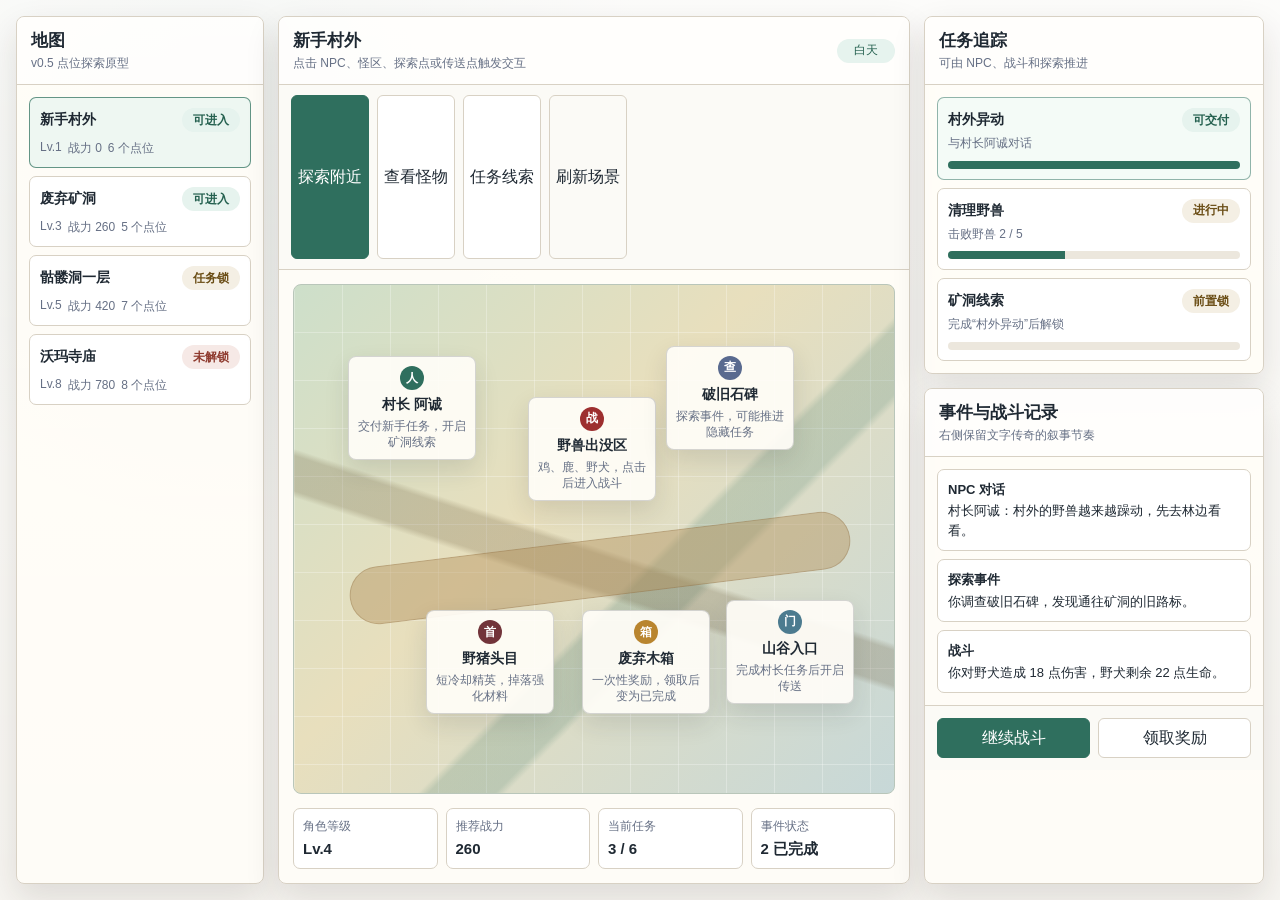
<file: doc/archive/20260520-doc-slimming/v0.5-interactive-map-visual.html>
<!doctype html>
<html lang="zh-CN">
<head>
  <meta charset="utf-8">
  <meta name="viewport" content="width=device-width, initial-scale=1">
  <title>v0.5 可交互地图视觉稿</title>
  <style>
    :root {
      --bg: #f5f3ee;
      --panel: #fffdf8;
      --panel-2: #f0f6f3;
      --line: #d8d1c4;
      --text: #1f2933;
      --muted: #667085;
      --brand: #2f6f5e;
      --brand-2: #8f4a3c;
      --gold: #b9852f;
      --danger: #9d2f2f;
      --shadow: 0 14px 34px rgba(42, 35, 24, 0.12);
    }

    * { box-sizing: border-box; }

    body {
      margin: 0;
      min-height: 100vh;
      color: var(--text);
      background:
        linear-gradient(180deg, rgba(255,255,255,0.72), rgba(255,255,255,0.18)),
        radial-gradient(circle at 18% 12%, rgba(47, 111, 94, 0.12), transparent 32%),
        var(--bg);
      font-family: "Microsoft YaHei", Arial, sans-serif;
    }

    button {
      min-height: 40px;
      border: 1px solid var(--line);
      border-radius: 6px;
      background: #fff;
      color: var(--text);
      cursor: pointer;
      font: inherit;
    }

    button.primary {
      border-color: var(--brand);
      background: var(--brand);
      color: #fff;
    }

    button.ghost {
      background: transparent;
    }

    .app {
      display: grid;
      grid-template-columns: 248px minmax(420px, 1fr) 340px;
      gap: 14px;
      min-height: 100vh;
      padding: 16px;
    }

    .panel {
      border: 1px solid var(--line);
      border-radius: 8px;
      background: rgba(255, 253, 248, 0.94);
      box-shadow: var(--shadow);
      overflow: hidden;
    }

    .panel-header {
      display: flex;
      align-items: center;
      justify-content: space-between;
      gap: 12px;
      min-height: 56px;
      padding: 12px 14px;
      border-bottom: 1px solid var(--line);
      background: rgba(255, 255, 255, 0.62);
    }

    .panel-header h2,
    .panel-header h3 {
      margin: 0;
      font-size: 17px;
      letter-spacing: 0;
    }

    .sub {
      display: block;
      margin-top: 3px;
      color: var(--muted);
      font-size: 12px;
      line-height: 1.45;
    }

    .sidebar-list,
    .quest-list,
    .log-list {
      display: grid;
      gap: 8px;
      padding: 12px;
    }

    .map-row,
    .quest-row,
    .log-row {
      border: 1px solid var(--line);
      border-radius: 7px;
      background: #fff;
      padding: 10px;
    }

    .map-row.active {
      border-color: rgba(47, 111, 94, 0.72);
      background: #eef7f2;
    }

    .row-top {
      display: flex;
      justify-content: space-between;
      gap: 8px;
      align-items: center;
      font-size: 14px;
      font-weight: 700;
    }

    .badge {
      display: inline-flex;
      align-items: center;
      justify-content: center;
      min-width: 58px;
      min-height: 24px;
      border-radius: 999px;
      padding: 2px 8px;
      background: #f4efe4;
      color: #6b4e16;
      font-size: 12px;
      white-space: nowrap;
    }

    .badge.green {
      background: #e6f3ee;
      color: #24604f;
    }

    .badge.red {
      background: #f6e9e6;
      color: #8f3b2f;
    }

    .map-meta {
      display: flex;
      flex-wrap: wrap;
      gap: 6px;
      margin-top: 8px;
      color: var(--muted);
      font-size: 12px;
    }

    .scene-wrap {
      display: grid;
      grid-template-rows: auto 1fr auto;
      min-height: calc(100vh - 32px);
    }

    .scene-toolbar {
      display: flex;
      flex-wrap: wrap;
      gap: 8px;
      padding: 10px 12px;
      border-bottom: 1px solid var(--line);
      background: #fbfaf6;
    }

    .scene {
      position: relative;
      min-height: 510px;
      margin: 14px;
      border: 1px solid #b9c6ba;
      border-radius: 8px;
      overflow: hidden;
      background:
        linear-gradient(90deg, rgba(255,255,255,0.28) 1px, transparent 1px),
        linear-gradient(0deg, rgba(255,255,255,0.28) 1px, transparent 1px),
        linear-gradient(135deg, #cddfca 0%, #e8dfbd 42%, #c7d8d8 100%);
      background-size: 48px 48px, 48px 48px, cover;
    }

    .scene::before {
      content: "";
      position: absolute;
      inset: 0;
      background:
        linear-gradient(18deg, transparent 0 42%, rgba(92, 74, 42, 0.22) 43% 48%, transparent 49%),
        linear-gradient(135deg, transparent 0 57%, rgba(47, 111, 94, 0.18) 58% 64%, transparent 65%);
      pointer-events: none;
    }

    .path {
      position: absolute;
      left: 9%;
      right: 7%;
      top: 50%;
      height: 58px;
      border-radius: 999px;
      background: rgba(177, 142, 86, 0.42);
      transform: rotate(-7deg);
      border: 1px solid rgba(120, 86, 44, 0.24);
    }

    .node {
      position: absolute;
      width: 128px;
      min-height: 78px;
      border: 1px solid rgba(31, 41, 51, 0.18);
      border-radius: 8px;
      background: rgba(255, 253, 248, 0.92);
      box-shadow: 0 10px 24px rgba(31, 41, 51, 0.12);
      padding: 9px;
      cursor: pointer;
      transition: transform 160ms ease, border-color 160ms ease, box-shadow 160ms ease;
    }

    .node:hover,
    .node:focus {
      transform: translateY(-2px);
      border-color: var(--brand);
      box-shadow: 0 14px 28px rgba(47, 111, 94, 0.2);
      outline: none;
    }

    .node strong {
      display: block;
      margin-bottom: 4px;
      font-size: 14px;
    }

    .node small {
      display: block;
      color: var(--muted);
      line-height: 1.35;
      font-size: 12px;
    }

    .node.npc { left: 9%; top: 14%; }
    .node.monster { left: 39%; top: 22%; }
    .node.event { left: 62%; top: 12%; }
    .node.portal { left: 72%; top: 62%; }
    .node.boss { left: 22%; top: 64%; }
    .node.treasure { left: 48%; top: 64%; }

    .node.npc .pin { background: var(--brand); }
    .node.monster .pin { background: var(--danger); }
    .node.event .pin { background: #596a8f; }
    .node.portal .pin { background: #4c7b8f; }
    .node.boss .pin { background: #72343a; }
    .node.treasure .pin { background: var(--gold); }

    .pin {
      display: inline-flex;
      width: 24px;
      height: 24px;
      align-items: center;
      justify-content: center;
      border-radius: 50%;
      color: #fff;
      font-size: 12px;
      font-weight: 700;
      margin-bottom: 6px;
    }

    .scene-footer {
      display: grid;
      grid-template-columns: repeat(4, 1fr);
      gap: 8px;
      padding: 0 14px 14px;
    }

    .stat {
      min-height: 58px;
      border: 1px solid var(--line);
      border-radius: 7px;
      background: #fff;
      padding: 9px;
    }

    .stat span {
      display: block;
      color: var(--muted);
      font-size: 12px;
    }

    .stat strong {
      display: block;
      margin-top: 5px;
      font-size: 15px;
    }

    .right-stack {
      display: grid;
      grid-template-rows: auto 1fr;
      gap: 14px;
      min-height: calc(100vh - 32px);
    }

    .quest-row.ready {
      border-color: rgba(47, 111, 94, 0.5);
      background: #f4fbf7;
    }

    .progress {
      height: 8px;
      border-radius: 999px;
      background: #ece7dd;
      overflow: hidden;
      margin-top: 8px;
    }

    .progress i {
      display: block;
      height: 100%;
      background: var(--brand);
    }

    .log-row {
      font-size: 13px;
      line-height: 1.5;
    }

    .log-row strong {
      display: block;
      margin-bottom: 2px;
    }

    .action-bar {
      display: grid;
      grid-template-columns: 1fr 1fr;
      gap: 8px;
      padding: 12px;
      border-top: 1px solid var(--line);
      background: #fbfaf6;
    }

    @media (max-width: 1100px) {
      .app {
        grid-template-columns: 220px minmax(380px, 1fr);
      }

      .right-stack {
        grid-column: 1 / -1;
        grid-template-columns: 1fr 1fr;
        min-height: auto;
      }
    }

    @media (max-width: 760px) {
      .app {
        grid-template-columns: 1fr;
        padding: 10px;
      }

      .scene-wrap,
      .right-stack {
        min-height: auto;
      }

      .right-stack {
        grid-template-columns: 1fr;
      }

      .scene {
        min-height: 620px;
      }

      .node {
        width: 118px;
      }

      .scene-footer {
        grid-template-columns: 1fr 1fr;
      }
    }
  </style>
</head>
<body>
  <main class="app">
    <aside class="panel">
      <div class="panel-header">
        <div>
          <h2>地图</h2>
          <span class="sub">v0.5 点位探索原型</span>
        </div>
      </div>
      <div class="sidebar-list">
        <section class="map-row active">
          <div class="row-top"><span>新手村外</span><span class="badge green">可进入</span></div>
          <div class="map-meta"><span>Lv.1</span><span>战力 0</span><span>6 个点位</span></div>
        </section>
        <section class="map-row">
          <div class="row-top"><span>废弃矿洞</span><span class="badge green">可进入</span></div>
          <div class="map-meta"><span>Lv.3</span><span>战力 260</span><span>5 个点位</span></div>
        </section>
        <section class="map-row">
          <div class="row-top"><span>骷髅洞一层</span><span class="badge">任务锁</span></div>
          <div class="map-meta"><span>Lv.5</span><span>战力 420</span><span>7 个点位</span></div>
        </section>
        <section class="map-row">
          <div class="row-top"><span>沃玛寺庙</span><span class="badge red">未解锁</span></div>
          <div class="map-meta"><span>Lv.8</span><span>战力 780</span><span>8 个点位</span></div>
        </section>
      </div>
    </aside>

    <section class="panel scene-wrap">
      <header class="panel-header">
        <div>
          <h2>新手村外</h2>
          <span class="sub">点击 NPC、怪区、探索点或传送点触发交互</span>
        </div>
        <span class="badge green">白天</span>
      </header>
      <div class="scene-toolbar">
        <button class="primary">探索附近</button>
        <button>查看怪物</button>
        <button>任务线索</button>
        <button class="ghost">刷新场景</button>
      </div>
      <div class="scene" aria-label="可交互地图视觉稿">
        <div class="path"></div>
        <button class="node npc" title="与村长对话">
          <span class="pin">人</span>
          <strong>村长 阿诚</strong>
          <small>交付新手任务，开启矿洞线索</small>
        </button>
        <button class="node monster" title="进入野兽出没区">
          <span class="pin">战</span>
          <strong>野兽出没区</strong>
          <small>鸡、鹿、野犬，点击后进入战斗</small>
        </button>
        <button class="node event" title="调查破旧石碑">
          <span class="pin">查</span>
          <strong>破旧石碑</strong>
          <small>探索事件，可能推进隐藏任务</small>
        </button>
        <button class="node portal" title="前往毒蛇山谷">
          <span class="pin">门</span>
          <strong>山谷入口</strong>
          <small>完成村长任务后开启传送</small>
        </button>
        <button class="node boss" title="挑战精英怪">
          <span class="pin">首</span>
          <strong>野猪头目</strong>
          <small>短冷却精英，掉落强化材料</small>
        </button>
        <button class="node treasure" title="搜索废弃木箱">
          <span class="pin">箱</span>
          <strong>废弃木箱</strong>
          <small>一次性奖励，领取后变为已完成</small>
        </button>
      </div>
      <div class="scene-footer">
        <div class="stat"><span>角色等级</span><strong>Lv.4</strong></div>
        <div class="stat"><span>推荐战力</span><strong>260</strong></div>
        <div class="stat"><span>当前任务</span><strong>3 / 6</strong></div>
        <div class="stat"><span>事件状态</span><strong>2 已完成</strong></div>
      </div>
    </section>

    <section class="right-stack">
      <aside class="panel">
        <div class="panel-header">
          <div>
            <h3>任务追踪</h3>
            <span class="sub">可由 NPC、战斗和探索推进</span>
          </div>
        </div>
        <div class="quest-list">
          <section class="quest-row ready">
            <div class="row-top"><span>村外异动</span><span class="badge green">可交付</span></div>
            <span class="sub">与村长阿诚对话</span>
            <div class="progress"><i style="width:100%"></i></div>
          </section>
          <section class="quest-row">
            <div class="row-top"><span>清理野兽</span><span class="badge">进行中</span></div>
            <span class="sub">击败野兽 2 / 5</span>
            <div class="progress"><i style="width:40%"></i></div>
          </section>
          <section class="quest-row">
            <div class="row-top"><span>矿洞线索</span><span class="badge">前置锁</span></div>
            <span class="sub">完成“村外异动”后解锁</span>
            <div class="progress"><i style="width:0%"></i></div>
          </section>
        </div>
      </aside>

      <aside class="panel">
        <div class="panel-header">
          <div>
            <h3>事件与战斗记录</h3>
            <span class="sub">右侧保留文字传奇的叙事节奏</span>
          </div>
        </div>
        <div class="log-list">
          <section class="log-row">
            <strong>NPC 对话</strong>
            村长阿诚：村外的野兽越来越躁动，先去林边看看。
          </section>
          <section class="log-row">
            <strong>探索事件</strong>
            你调查破旧石碑，发现通往矿洞的旧路标。
          </section>
          <section class="log-row">
            <strong>战斗</strong>
            你对野犬造成 18 点伤害，野犬剩余 22 点生命。
          </section>
        </div>
        <div class="action-bar">
          <button class="primary">继续战斗</button>
          <button>领取奖励</button>
        </div>
      </aside>
    </section>
  </main>
</body>
</html>
</file>
